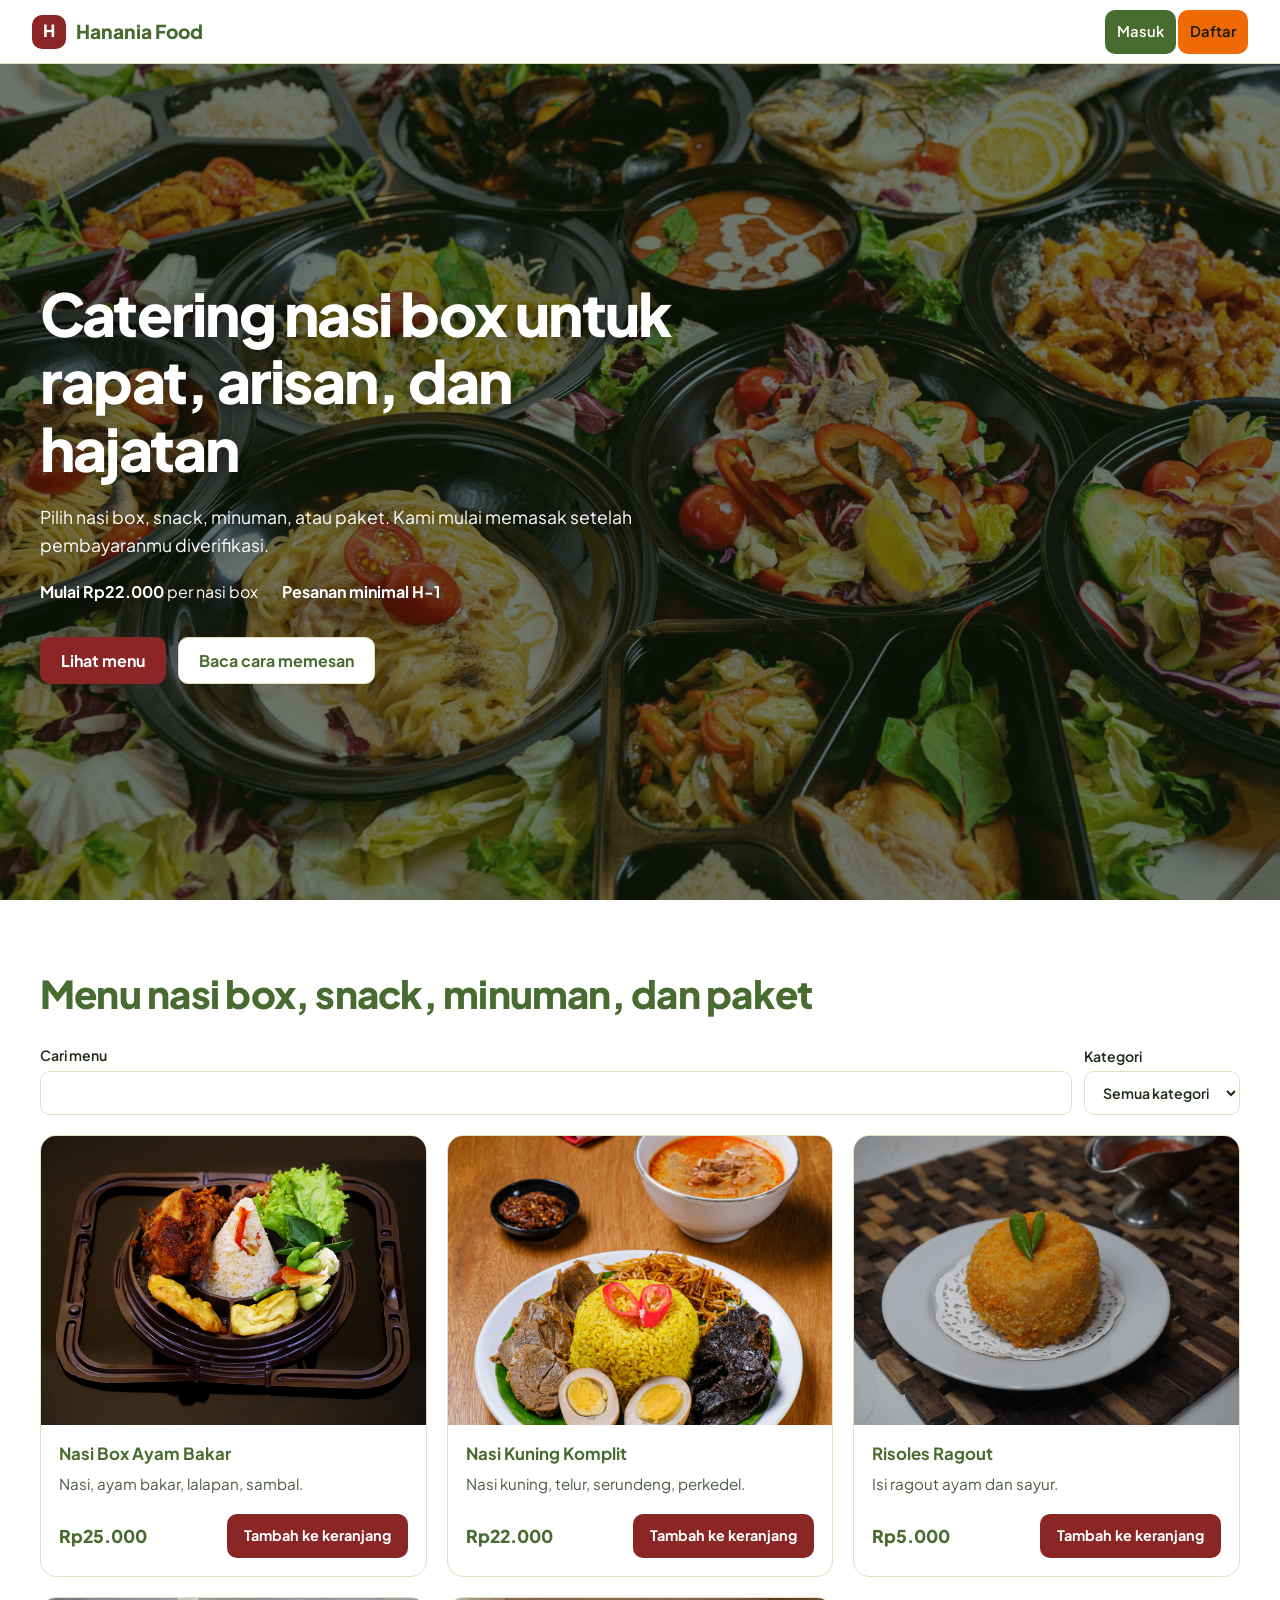
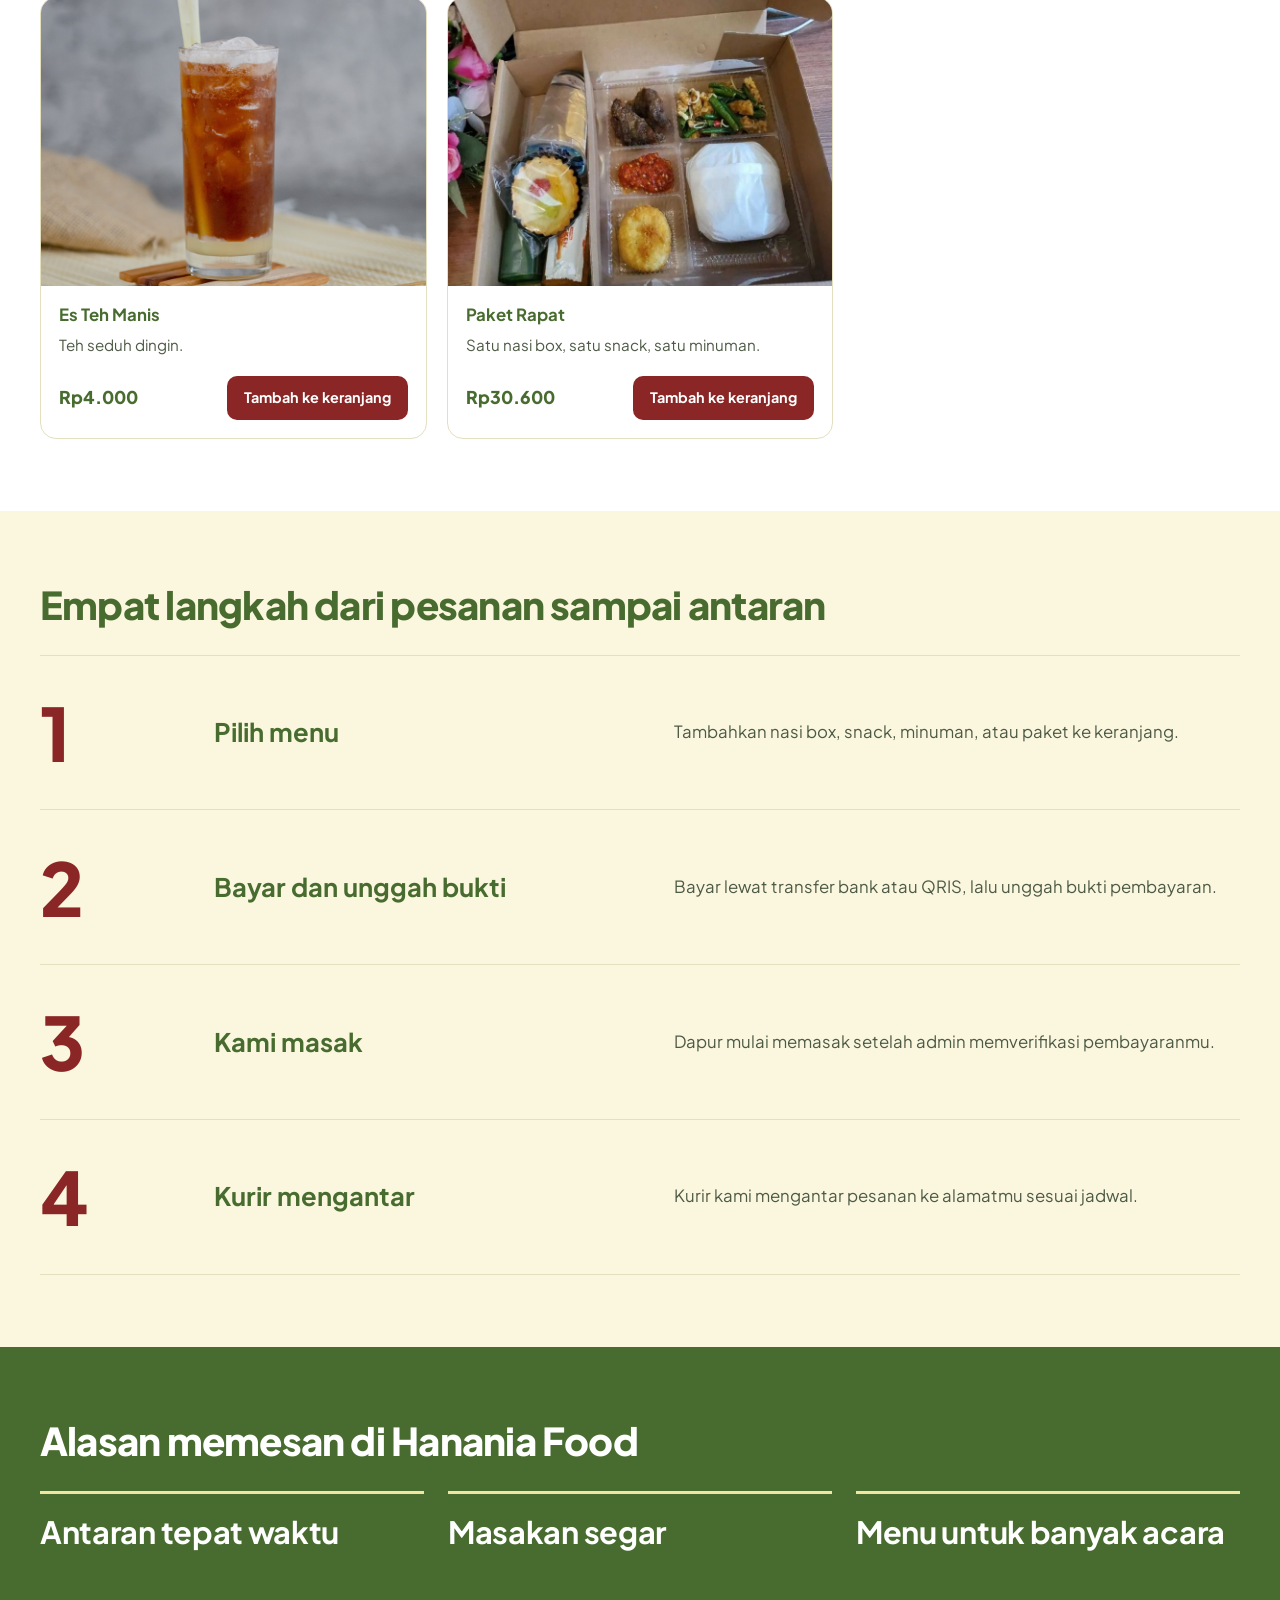
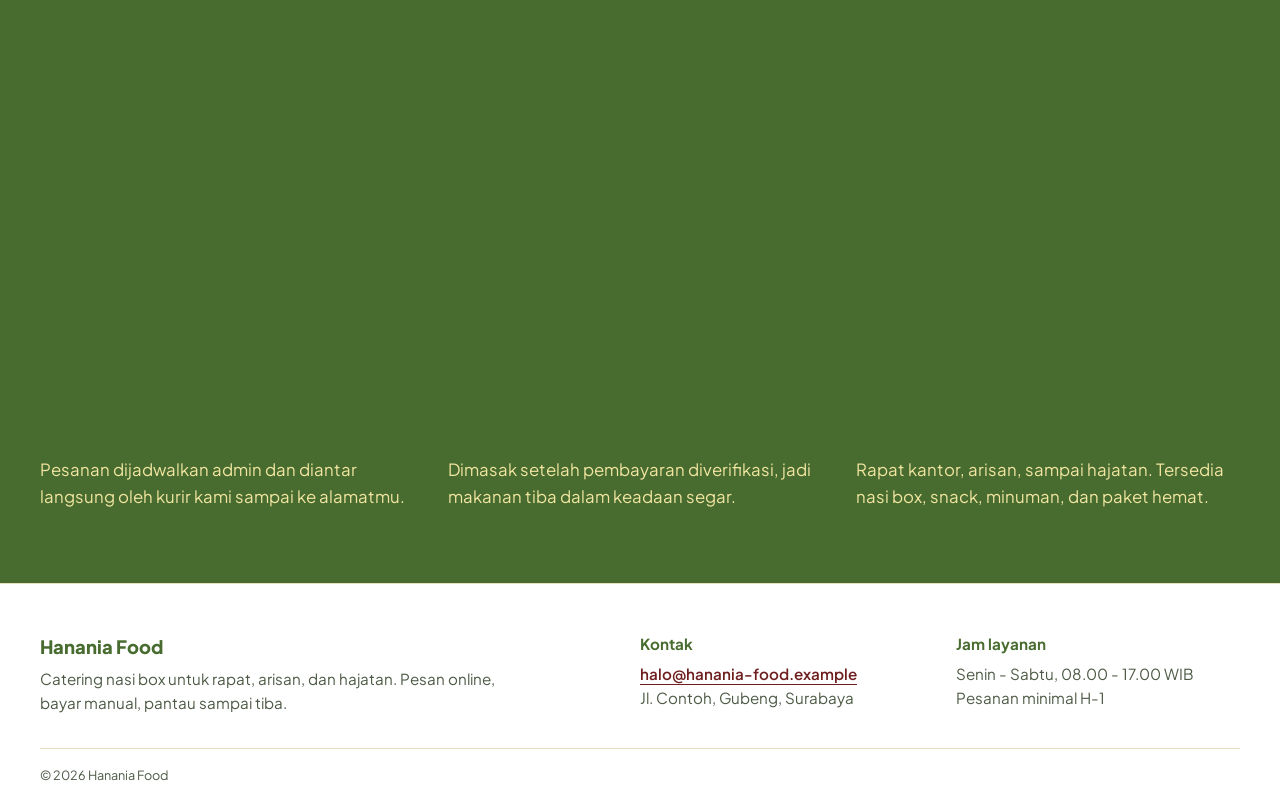
<file: hanania/index.html>
<!DOCTYPE html>
<html lang="id" data-type="service" data-radius="soft" data-buttons="solid">
<head>
  <meta charset="UTF-8">
  <meta name="viewport" content="width=device-width, initial-scale=1.0">
  <title>Hanania Food - Catering nasi box untuk rapat, arisan, dan hajatan</title>
  <meta name="description" content="Pesan nasi box, snack, minuman, dan paket catering untuk rapat, arisan, dan hajatan. Dimasak setelah pembayaran diverifikasi, diantar kurir ke alamatmu.">
  <meta name="page-type" content="service">
  <meta name="site-kind" content="other">
  <meta property="og:type" content="website">
  <meta property="og:title" content="Hanania Food - Catering nasi box untuk rapat, arisan, dan hajatan">
  <meta property="og:description" content="Pilih nasi box, snack, atau paket. Dimasak setelah pembayaran diverifikasi, lalu diantar kurir.">
  <meta property="og:locale" content="id_ID">

  <meta name="theme-color" content="#ffffff">
  <link rel="icon" href="data:image/svg+xml,%3Csvg xmlns='http://www.w3.org/2000/svg' viewBox='0 0 64 64'%3E%3Crect width='64' height='64' rx='14' fill='%238B2626'/%3E%3Ctext x='32' y='45' font-size='38' font-weight='800' text-anchor='middle' fill='white' font-family='Arial,sans-serif'%3EH%3C/text%3E%3C/svg%3E">
  <link rel="preconnect" href="https://fonts.googleapis.com">
  <link rel="preconnect" href="https://fonts.gstatic.com" crossorigin>
  <link rel="stylesheet" href="https://fonts.googleapis.com/css2?family=Plus+Jakarta+Sans:wght@400;500;600;700;800&amp;display=swap">
  <link rel="stylesheet" href="css/style.css">
</head>
<body>

  <a class="skip" href="#utama">Lewati ke isi halaman</a>
  <header>
    <div class="wrap">
      <a class="logo" href="index.html">Hanania Food</a>
      <button type="button" class="menu-btn" aria-expanded="false" aria-controls="nav">Menu</button>
      <nav id="nav" aria-label="Utama"></nav>
    </div>
  </header>
  <main id="utama">
    <section class="hero" data-enter>
      <div class="hero-foto"><img id="foto-hero" src="img//menu/hero-catering.jpeg" alt="Hidangan catering siap diantar" width="1600" height="900" fetchpriority="high"></div>
      <div class="wrap">
        <div class="hero-teks">
          <h1>Catering nasi box untuk rapat, arisan, dan hajatan</h1>
          <p>Pilih nasi box, snack, minuman, atau paket. Kami mulai memasak setelah pembayaranmu diverifikasi.</p>
          <p class="fakta"><span><b>Mulai <span id="harga-mulai">Rp22.000</span></b> per nasi box</span><span><b>Pesanan minimal H-1</b></span></p>
          <div class="aksi-hero">
            <a class="btn" href="#menu">Lihat menu</a>
            <a class="btn out" href="#cara">Baca cara memesan</a>
          </div>
        </div>
      </div>
    </section>

    <section class="seksi" id="menu">
      <div class="wrap">
        <h2>Menu nasi box, snack, minuman, dan paket</h2>
        <div class="bar">
          <label class="cari">Cari menu <input id="cari" type="search" autocomplete="off"></label>
          <label>Kategori
            <select id="kat">
              <option value="">Semua kategori</option>
              <option>Nasi Box</option>
              <option>Snack</option>
              <option>Minuman</option>
              <option>Paket</option>
            </select>
          </label>
        </div>
        <div id="daftar"></div>
      </div>
    </section>

    <section class="seksi" id="cara">
      <div class="wrap">
        <h2>Empat langkah dari pesanan sampai antaran</h2>
        <ol class="langkah">
          <li><span class="no" aria-hidden="true">1</span><h3>Pilih menu</h3><p>Tambahkan nasi box, snack, minuman, atau paket ke keranjang.</p></li>
          <li><span class="no" aria-hidden="true">2</span><h3>Bayar dan unggah bukti</h3><p>Bayar lewat transfer bank atau QRIS, lalu unggah bukti pembayaran.</p></li>
          <li><span class="no" aria-hidden="true">3</span><h3>Kami masak</h3><p>Dapur mulai memasak setelah admin memverifikasi pembayaranmu.</p></li>
          <li><span class="no" aria-hidden="true">4</span><h3>Kurir mengantar</h3><p>Kurir kami mengantar pesanan ke alamatmu sesuai jadwal.</p></li>
        </ol>
      </div>
    </section>

    <section class="seksi" id="alasan">
      <div class="wrap">
        <h2>Alasan memesan di Hanania Food</h2>
        <div class="alasan">
          <article><h3>Antaran tepat waktu</h3><p>Pesanan dijadwalkan admin dan diantar langsung oleh kurir kami sampai ke alamatmu.</p></article>
          <article><h3>Masakan segar</h3><p>Dimasak setelah pembayaran diverifikasi, jadi makanan tiba dalam keadaan segar.</p></article>
          <article><h3>Menu untuk banyak acara</h3><p>Rapat kantor, arisan, sampai hajatan. Tersedia nasi box, snack, minuman, dan paket hemat.</p></article>
        </div>
      </div>
    </section>
  </main>

  <footer>
    <div class="wrap">
      <div class="dalam">
        <div>
          <b class="merek">Hanania Food</b>
          <p>Catering nasi box untuk rapat, arisan, dan hajatan. Pesan online, bayar manual, pantau sampai tiba.</p>
        </div>
        <div>
          <b>Kontak</b>

          <p><a href="mailto:halo@hanania-food.example">halo@hanania-food.example</a><br>Jl. Contoh, Gubeng, Surabaya</p>
        </div>
        <div>
          <b>Jam layanan</b>

          <p><span data-assumed>Senin - Sabtu, 08.00 - 17.00 WIB</span><br>Pesanan minimal H-1</p>
        </div>
      </div>
      <small>&copy; 2026 Hanania Food</small>

    </div>
  </footer>
  <div id="toast" role="status"></div>
  <script src="js/data.js"></script>
  <script src="js/index.js"></script>
</body>
</html>
</file>
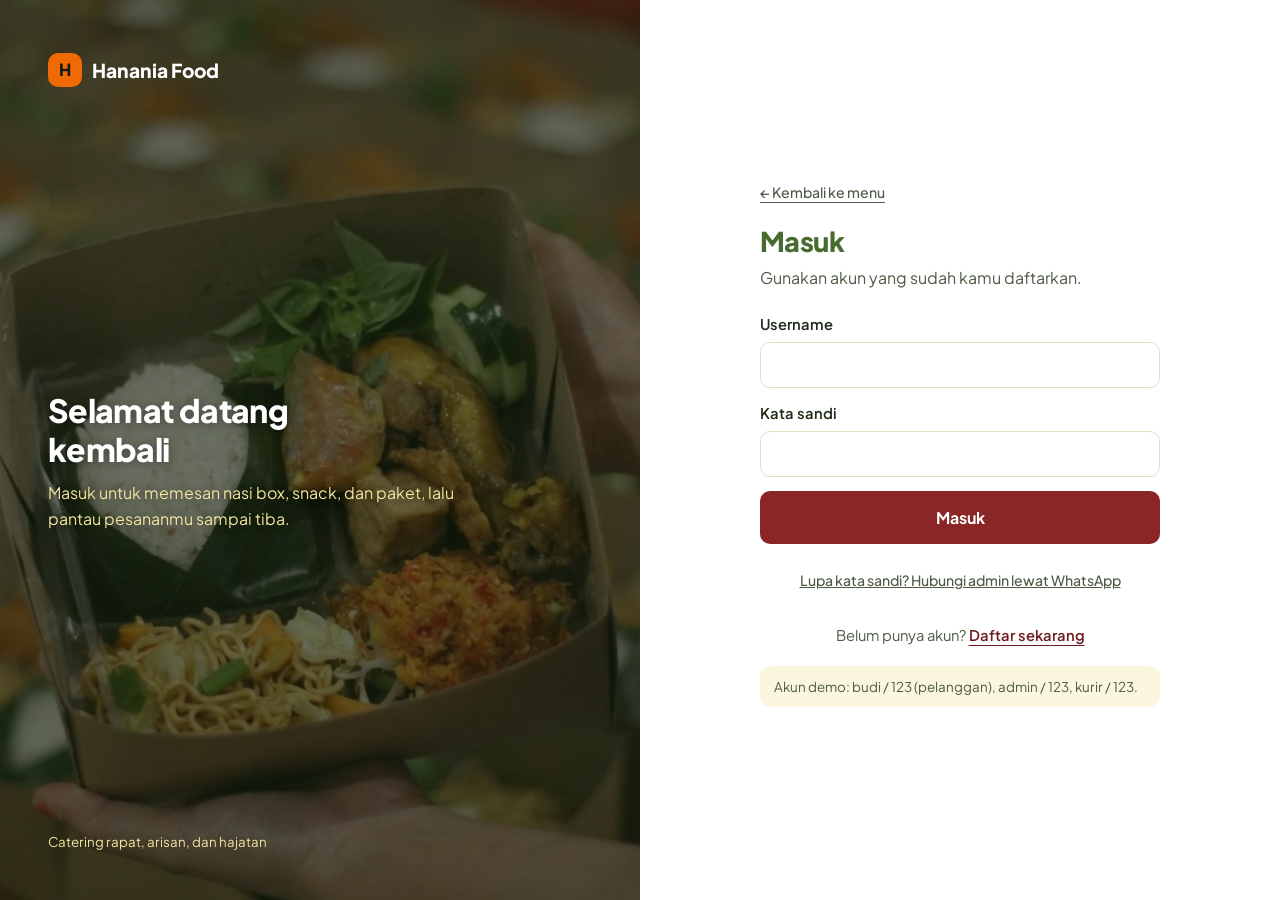
<file: hanania/admin-bayar.html>
<!DOCTYPE html>
<html lang="id" data-type="service" data-radius="soft" data-buttons="solid">
<head>
  <meta charset="UTF-8">
  <meta name="viewport" content="width=device-width, initial-scale=1.0">
  <title>Verifikasi Bayar - Hanania Food</title>
  <meta name="description" content="Verifikasi pembayaran pesanan.">
  <meta name="page-type" content="service">
  <meta name="site-kind" content="other">
  <meta name="robots" content="noindex">
  <meta name="theme-color" content="#ffffff">
  <link rel="icon" href="data:image/svg+xml,%3Csvg xmlns='http://www.w3.org/2000/svg' viewBox='0 0 64 64'%3E%3Crect width='64' height='64' rx='14' fill='%238B2626'/%3E%3Ctext x='32' y='45' font-size='38' font-weight='800' text-anchor='middle' fill='white' font-family='Arial,sans-serif'%3EH%3C/text%3E%3C/svg%3E">
  <link rel="preconnect" href="https://fonts.googleapis.com">
  <link rel="preconnect" href="https://fonts.gstatic.com" crossorigin>
  <link rel="stylesheet" href="https://fonts.googleapis.com/css2?family=Plus+Jakarta+Sans:wght@400;500;600;700;800&amp;display=swap">
  <link rel="stylesheet" href="css/style.css">
</head>
<body>
  <a class="skip" href="#utama">Lewati ke isi halaman</a>
  <header>
    <div class="wrap">
      <a class="logo" href="index.html">Hanania Food</a>
      <button type="button" class="menu-btn" aria-expanded="false" aria-controls="nav">Menu</button>
      <nav id="nav" aria-label="Utama"></nav>
    </div>
  </header>
  <main id="utama">
    <section class="halaman">
      <div class="wrap">
    <h1>Verifikasi pembayaran</h1>
    <div class="box stat" id="stat"></div>
    <div id="daftar"></div>
      </div>
    </section>
  </main>
  <div id="toast" role="status"></div>
  <script src="js/data.js"></script>
  <script src="js/admin-bayar.js"></script>
</body>
</html>
</file>
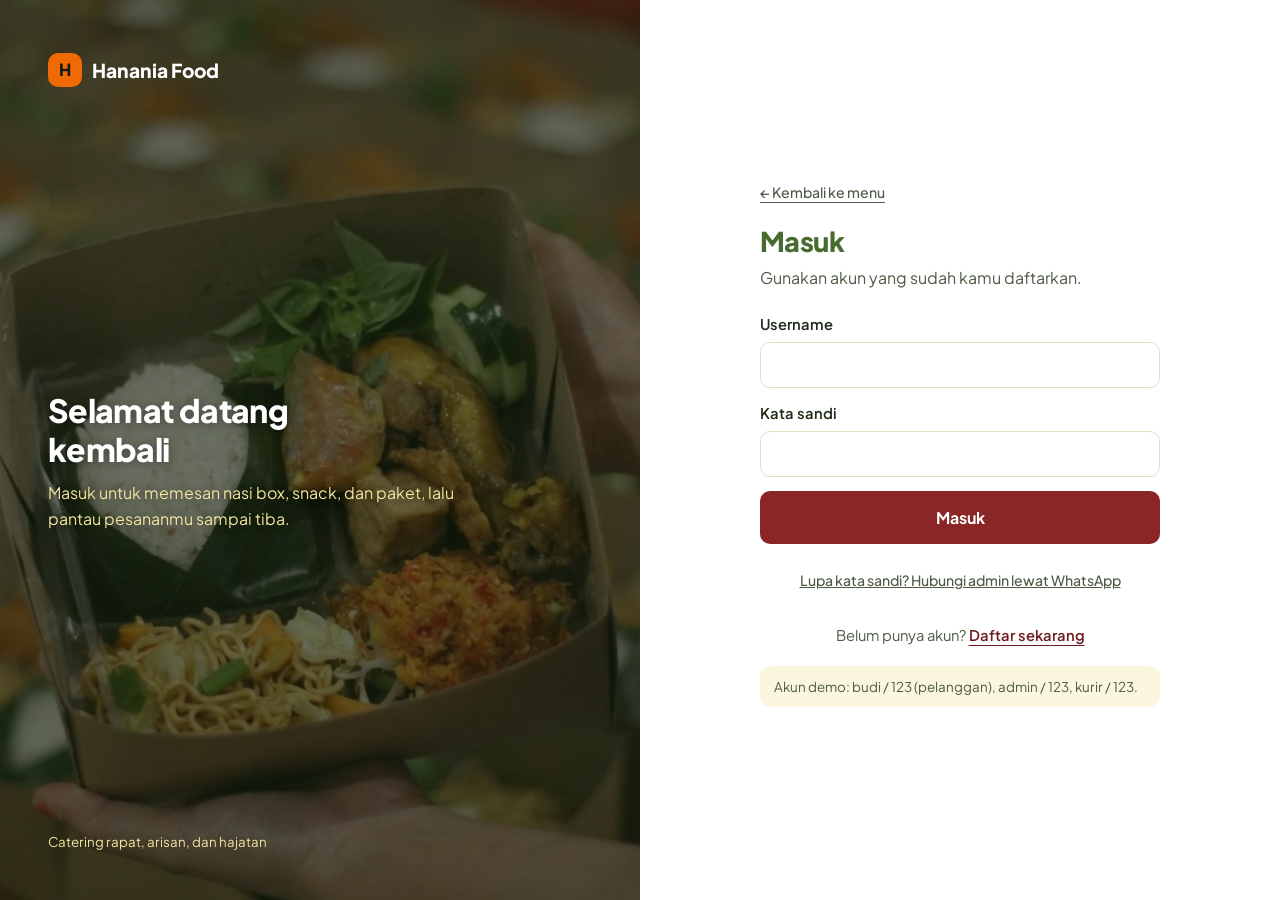
<file: hanania/admin-kirim.html>
<!DOCTYPE html>
<html lang="id" data-type="service" data-radius="soft" data-buttons="solid">
<head>
  <meta charset="UTF-8">
  <meta name="viewport" content="width=device-width, initial-scale=1.0">
  <title>Pengiriman - Hanania Food</title>
  <meta name="description" content="Penjadwalan kurir dan pengiriman.">
  <meta name="page-type" content="service">
  <meta name="site-kind" content="other">
  <meta name="robots" content="noindex">
  <meta name="theme-color" content="#ffffff">
  <link rel="icon" href="data:image/svg+xml,%3Csvg xmlns='http://www.w3.org/2000/svg' viewBox='0 0 64 64'%3E%3Crect width='64' height='64' rx='14' fill='%238B2626'/%3E%3Ctext x='32' y='45' font-size='38' font-weight='800' text-anchor='middle' fill='white' font-family='Arial,sans-serif'%3EH%3C/text%3E%3C/svg%3E">
  <link rel="preconnect" href="https://fonts.googleapis.com">
  <link rel="preconnect" href="https://fonts.gstatic.com" crossorigin>
  <link rel="stylesheet" href="https://fonts.googleapis.com/css2?family=Plus+Jakarta+Sans:wght@400;500;600;700;800&amp;display=swap">
  <link rel="stylesheet" href="css/style.css">
</head>
<body>
  <a class="skip" href="#utama">Lewati ke isi halaman</a>
  <header>
    <div class="wrap">
      <a class="logo" href="index.html">Hanania Food</a>
      <button type="button" class="menu-btn" aria-expanded="false" aria-controls="nav">Menu</button>
      <nav id="nav" aria-label="Utama"></nav>
    </div>
  </header>
  <main id="utama">
    <section class="halaman">
      <div class="wrap">
    <h1>Pengiriman</h1>
    <div class="box stat" id="stat"></div>
    <div id="daftar"></div>
      </div>
    </section>
  </main>
  <div id="toast" role="status"></div>
  <script src="js/data.js"></script>
  <script src="js/admin-kirim.js"></script>
</body>
</html>
</file>
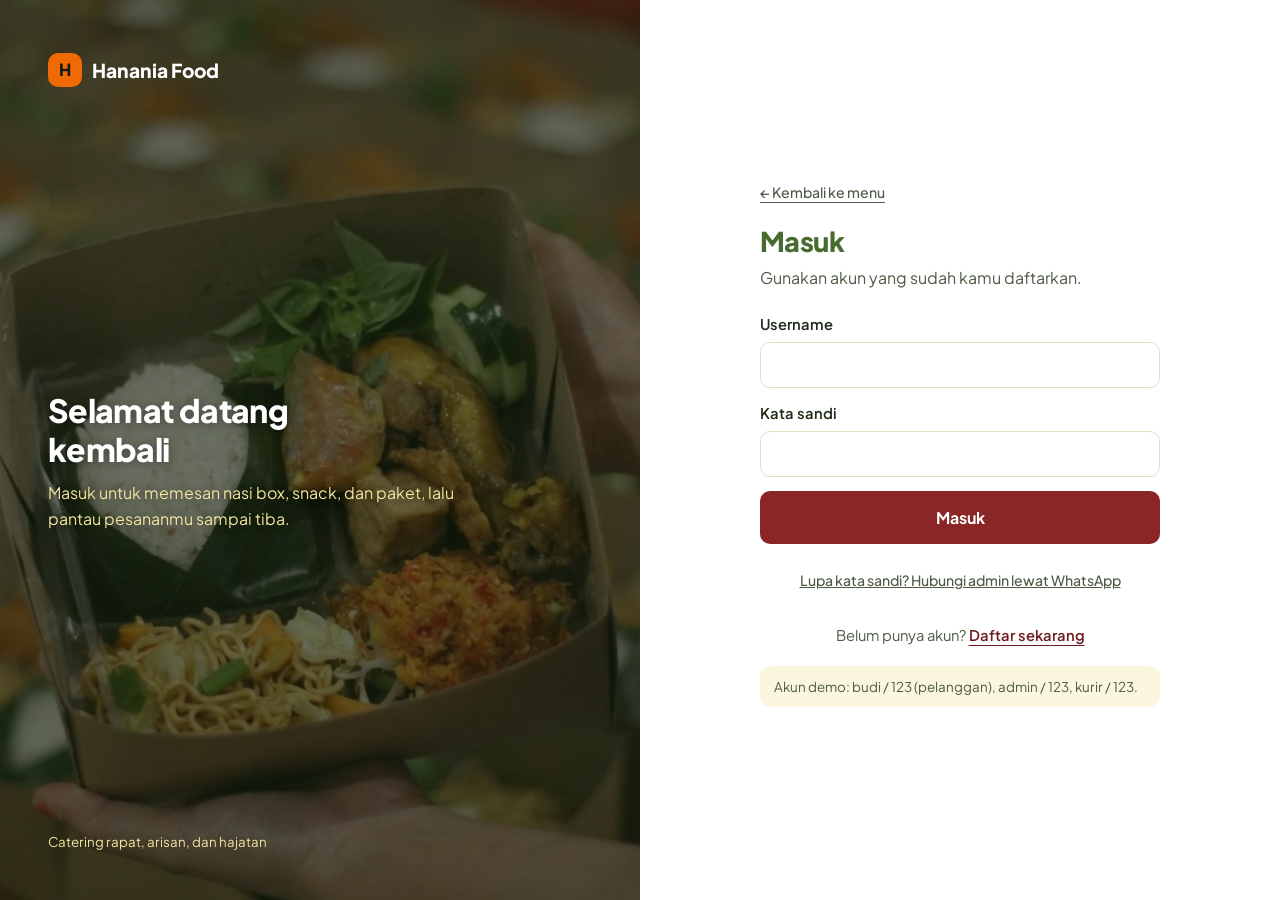
<file: hanania/admin-laporan.html>
<!DOCTYPE html>
<html lang="id" data-type="service" data-radius="soft" data-buttons="solid">
<head>
  <meta charset="UTF-8">
  <meta name="viewport" content="width=device-width, initial-scale=1.0">
  <title>Laporan - Hanania Food</title>
  <meta name="description" content="Laporan penjualan.">
  <meta name="page-type" content="service">
  <meta name="site-kind" content="other">
  <meta name="robots" content="noindex">
  <meta name="theme-color" content="#ffffff">
  <link rel="icon" href="data:image/svg+xml,%3Csvg xmlns='http://www.w3.org/2000/svg' viewBox='0 0 64 64'%3E%3Crect width='64' height='64' rx='14' fill='%238B2626'/%3E%3Ctext x='32' y='45' font-size='38' font-weight='800' text-anchor='middle' fill='white' font-family='Arial,sans-serif'%3EH%3C/text%3E%3C/svg%3E">
  <link rel="preconnect" href="https://fonts.googleapis.com">
  <link rel="preconnect" href="https://fonts.gstatic.com" crossorigin>
  <link rel="stylesheet" href="https://fonts.googleapis.com/css2?family=Plus+Jakarta+Sans:wght@400;500;600;700;800&amp;display=swap">
  <link rel="stylesheet" href="css/style.css">
</head>
<body>
  <a class="skip" href="#utama">Lewati ke isi halaman</a>
  <header>
    <div class="wrap">
      <a class="logo" href="index.html">Hanania Food</a>
      <button type="button" class="menu-btn" aria-expanded="false" aria-controls="nav">Menu</button>
      <nav id="nav" aria-label="Utama"></nav>
    </div>
  </header>
  <main id="utama">
    <section class="halaman">
      <div class="wrap">
    <h1>Laporan penjualan</h1>
    <div class="box stat" id="stat"></div>
    <div class="bar">
      <label>Periode
        <select id="periode">
          <option value="1">Harian</option><option value="7">Mingguan</option><option value="30">Bulanan</option>
        </select>
      </label>
      <button class="out" id="cetak">Cetak laporan</button>
    </div>
    <div id="isi"></div>
      </div>
    </section>
  </main>
  <div id="toast" role="status"></div>
  <script src="js/data.js"></script>
  <script src="js/admin-laporan.js"></script>
</body>
</html>
</file>
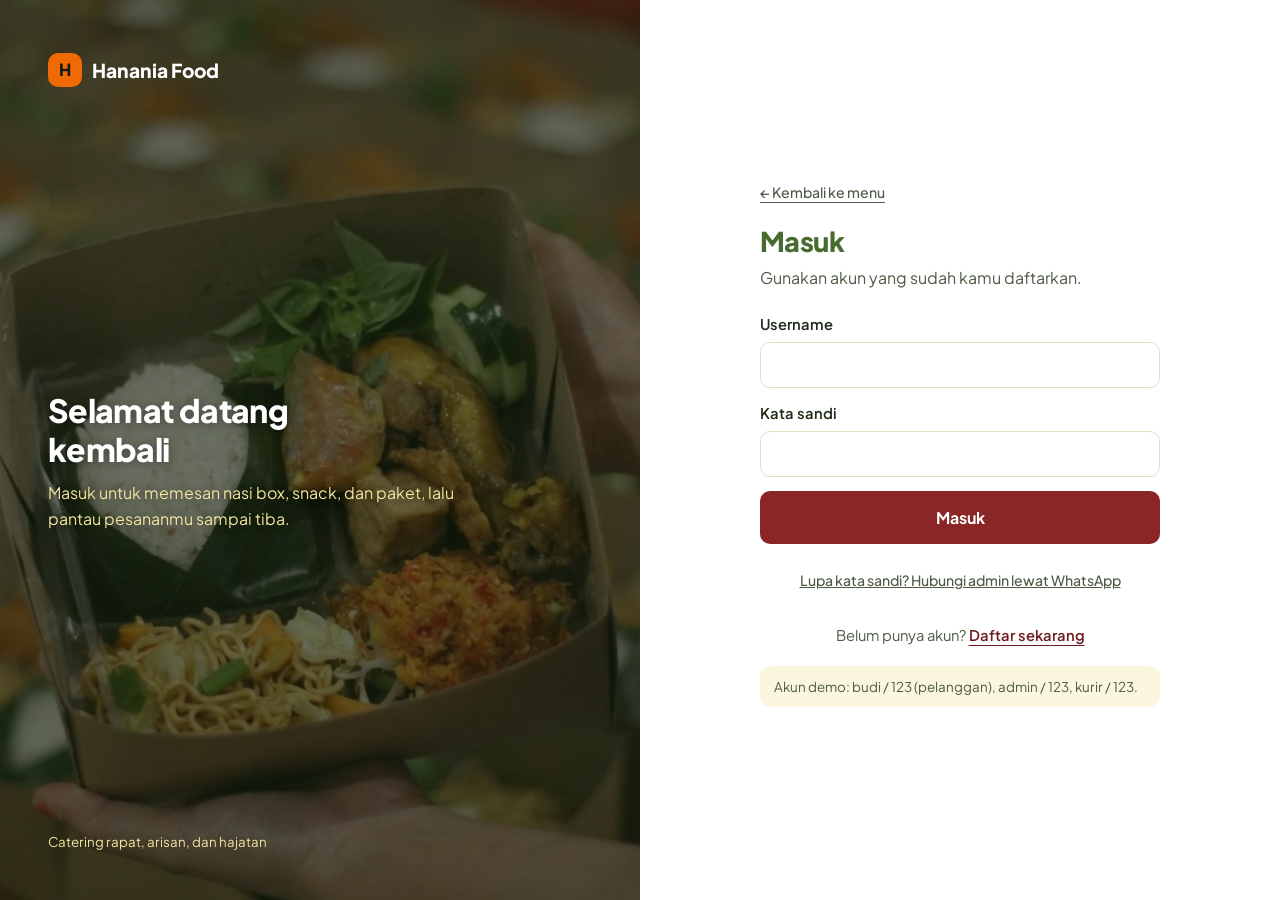
<file: hanania/admin-menu.html>
<!DOCTYPE html>
<html lang="id" data-type="service" data-radius="soft" data-buttons="solid">
<head>
  <meta charset="UTF-8">
  <meta name="viewport" content="width=device-width, initial-scale=1.0">
  <title>Kelola Menu - Hanania Food</title>
  <meta name="description" content="Kelola menu catering.">
  <meta name="page-type" content="service">
  <meta name="site-kind" content="other">
  <meta name="robots" content="noindex">
  <meta name="theme-color" content="#ffffff">
  <link rel="icon" href="data:image/svg+xml,%3Csvg xmlns='http://www.w3.org/2000/svg' viewBox='0 0 64 64'%3E%3Crect width='64' height='64' rx='14' fill='%238B2626'/%3E%3Ctext x='32' y='45' font-size='38' font-weight='800' text-anchor='middle' fill='white' font-family='Arial,sans-serif'%3EH%3C/text%3E%3C/svg%3E">
  <link rel="preconnect" href="https://fonts.googleapis.com">
  <link rel="preconnect" href="https://fonts.gstatic.com" crossorigin>
  <link rel="stylesheet" href="https://fonts.googleapis.com/css2?family=Plus+Jakarta+Sans:wght@400;500;600;700;800&amp;display=swap">
  <link rel="stylesheet" href="css/style.css">
</head>
<body>
  <a class="skip" href="#utama">Lewati ke isi halaman</a>
  <header>
    <div class="wrap">
      <a class="logo" href="index.html">Hanania Food</a>
      <button type="button" class="menu-btn" aria-expanded="false" aria-controls="nav">Menu</button>
      <nav id="nav" aria-label="Utama"></nav>
    </div>
  </header>
  <main id="utama">
    <section class="halaman">
      <div class="wrap">
    <h1>Kelola menu</h1>
    <div class="box stat" id="stat"></div>
    <form class="bar">
      <label class="cari">Nama menu <input id="n" required></label>
      <label>Kategori <select id="k"><option>Nasi Box</option><option>Snack</option><option>Minuman</option></select></label>
      <label>Harga (Rp) <input id="h" type="number" min="1000" required></label>
      <button>Tambah menu</button>
    </form>
    <div class="scroll">
      <table>
        <thead><tr><th>Menu</th><th>Kategori</th><th>Harga</th><th>Status</th><th>Aksi</th></tr></thead>
        <tbody id="isi"></tbody>
      </table>
    </div>
      </div>
    </section>
  </main>
  <div id="toast" role="status"></div>
  <script src="js/data.js"></script>
  <script src="js/admin-menu.js"></script>
</body>
</html>
</file>
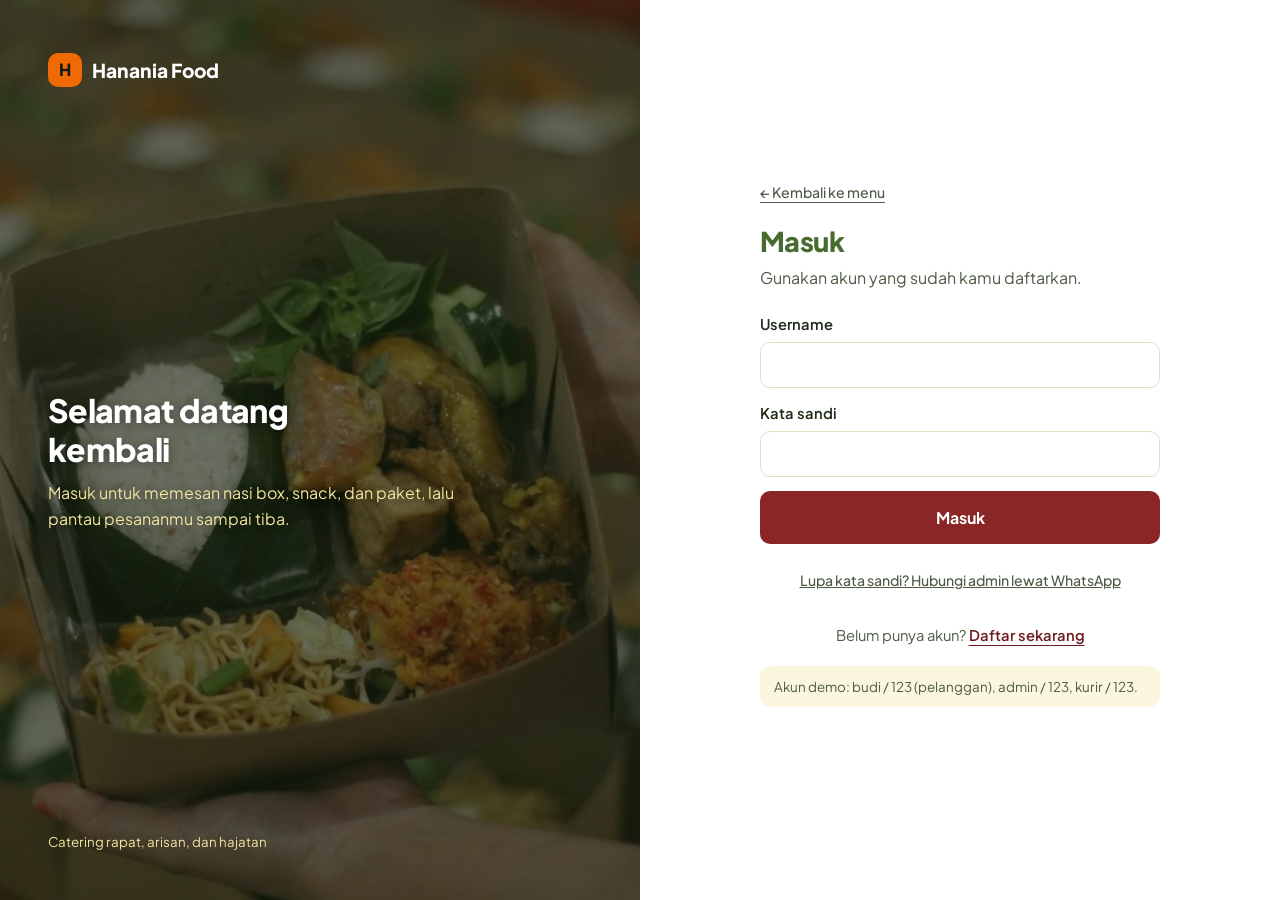
<file: hanania/admin-produksi.html>
<!DOCTYPE html>
<html lang="id" data-type="service" data-radius="soft" data-buttons="solid">
<head>
  <meta charset="UTF-8">
  <meta name="viewport" content="width=device-width, initial-scale=1.0">
  <title>Produksi - Hanania Food</title>
  <meta name="description" content="Antrean produksi pesanan.">
  <meta name="page-type" content="service">
  <meta name="site-kind" content="other">
  <meta name="robots" content="noindex">
  <meta name="theme-color" content="#ffffff">
  <link rel="icon" href="data:image/svg+xml,%3Csvg xmlns='http://www.w3.org/2000/svg' viewBox='0 0 64 64'%3E%3Crect width='64' height='64' rx='14' fill='%238B2626'/%3E%3Ctext x='32' y='45' font-size='38' font-weight='800' text-anchor='middle' fill='white' font-family='Arial,sans-serif'%3EH%3C/text%3E%3C/svg%3E">
  <link rel="preconnect" href="https://fonts.googleapis.com">
  <link rel="preconnect" href="https://fonts.gstatic.com" crossorigin>
  <link rel="stylesheet" href="https://fonts.googleapis.com/css2?family=Plus+Jakarta+Sans:wght@400;500;600;700;800&amp;display=swap">
  <link rel="stylesheet" href="css/style.css">
</head>
<body>
  <a class="skip" href="#utama">Lewati ke isi halaman</a>
  <header>
    <div class="wrap">
      <a class="logo" href="index.html">Hanania Food</a>
      <button type="button" class="menu-btn" aria-expanded="false" aria-controls="nav">Menu</button>
      <nav id="nav" aria-label="Utama"></nav>
    </div>
  </header>
  <main id="utama">
    <section class="halaman">
      <div class="wrap">
    <h1>Produksi dan pengemasan</h1>
    <div class="box stat" id="stat"></div>
    <div id="daftar"></div>
      </div>
    </section>
  </main>
  <div id="toast" role="status"></div>
  <script src="js/data.js"></script>
  <script src="js/admin-produksi.js"></script>
</body>
</html>
</file>
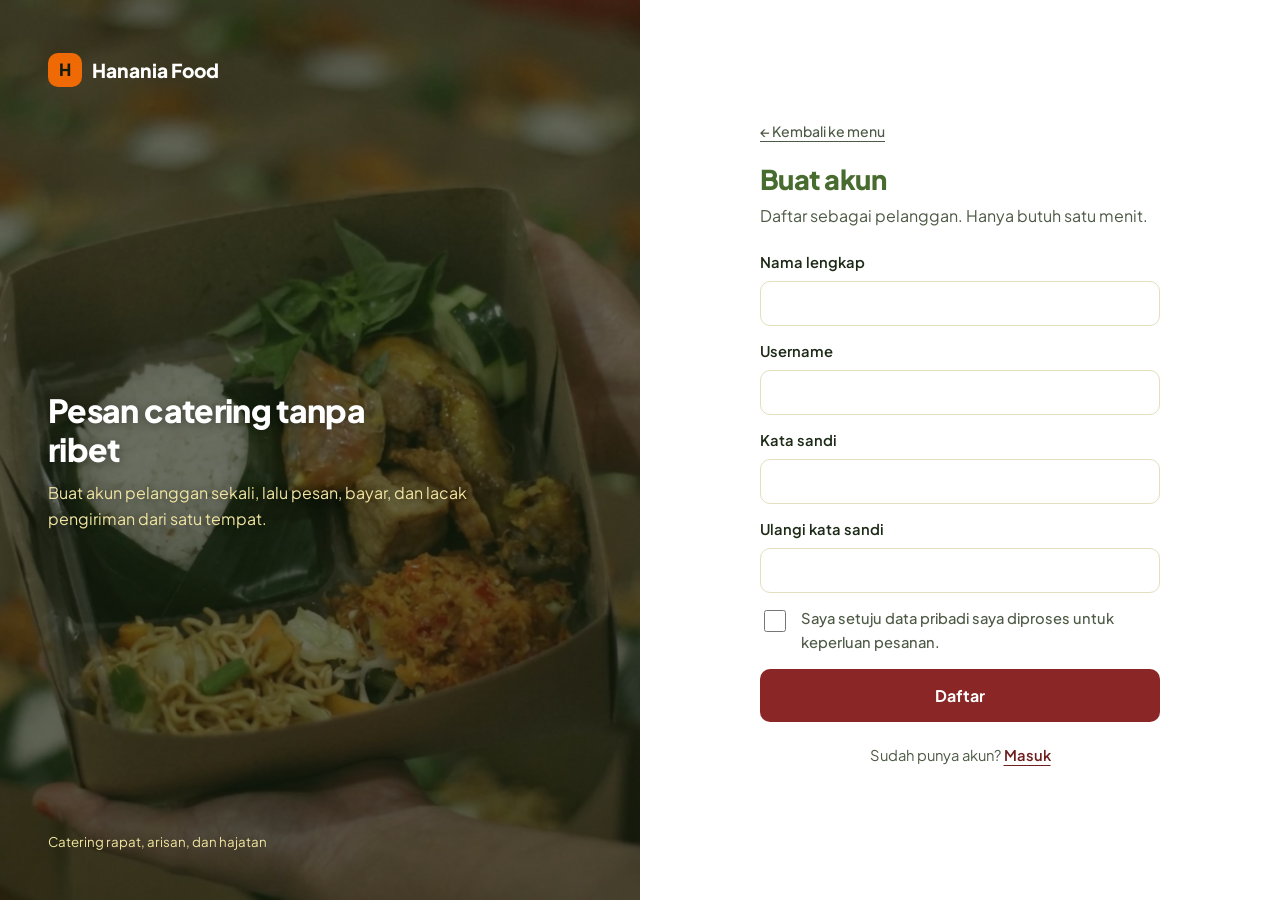
<file: hanania/daftar.html>
<!DOCTYPE html>
<html lang="id">
<head>
  <meta charset="UTF-8">
  <meta name="viewport" content="width=device-width, initial-scale=1.0">
  <title>Daftar - Hanania Food</title>
  <link rel="preconnect" href="https://fonts.googleapis.com">
  <link rel="preconnect" href="https://fonts.gstatic.com" crossorigin>
  <link rel="stylesheet" href="https://fonts.googleapis.com/css2?family=Plus+Jakarta+Sans:wght@400;500;600;700;800&amp;display=swap">
  <link rel="stylesheet" href="css/style.css">
</head>
<body class="auth">
  <aside class="auth-side">
    <div class="hero-foto"><img src="img/menu/login-catering.jpeg" alt="" width="1600" height="900"></div>
    <a class="logo" href="index.html">Hanania Food</a>
    <div>
      <h2>Pesan catering tanpa ribet</h2>
      <p>Buat akun pelanggan sekali, lalu pesan, bayar, dan lacak pengiriman dari satu tempat.</p>
    </div>
    <small>Catering rapat, arisan, dan hajatan</small>
  </aside>
  <main class="auth-main">
    <div class="auth-box">
      <a class="auth-back" href="index.html">&larr; Kembali ke menu</a>
      <h1>Buat akun</h1>
      <p class="sub">Daftar sebagai pelanggan. Hanya butuh satu menit.</p>
      <form class="f">
        <label>Nama lengkap <input id="rn" autocomplete="name" required></label>
        <label>Username <input id="ru" autocomplete="username" minlength="3" required></label>
        <label>Kata sandi <input id="rp" type="password" autocomplete="new-password" minlength="3" required></label>
        <label>Ulangi kata sandi <input id="rp2" type="password" autocomplete="new-password" required></label>
        <label class="cek"><input type="checkbox" required> Saya setuju data pribadi saya diproses untuk keperluan pesanan.</label>
        <button>Daftar</button>
      </form>
      <p class="auth-alt">Sudah punya akun? <a href="login.html">Masuk</a></p>
    </div>
  </main>
  <div id="toast" role="status"></div>
  <script src="js/data.js"></script>
  <script src="js/daftar.js"></script>
</body>
</html>
</file>
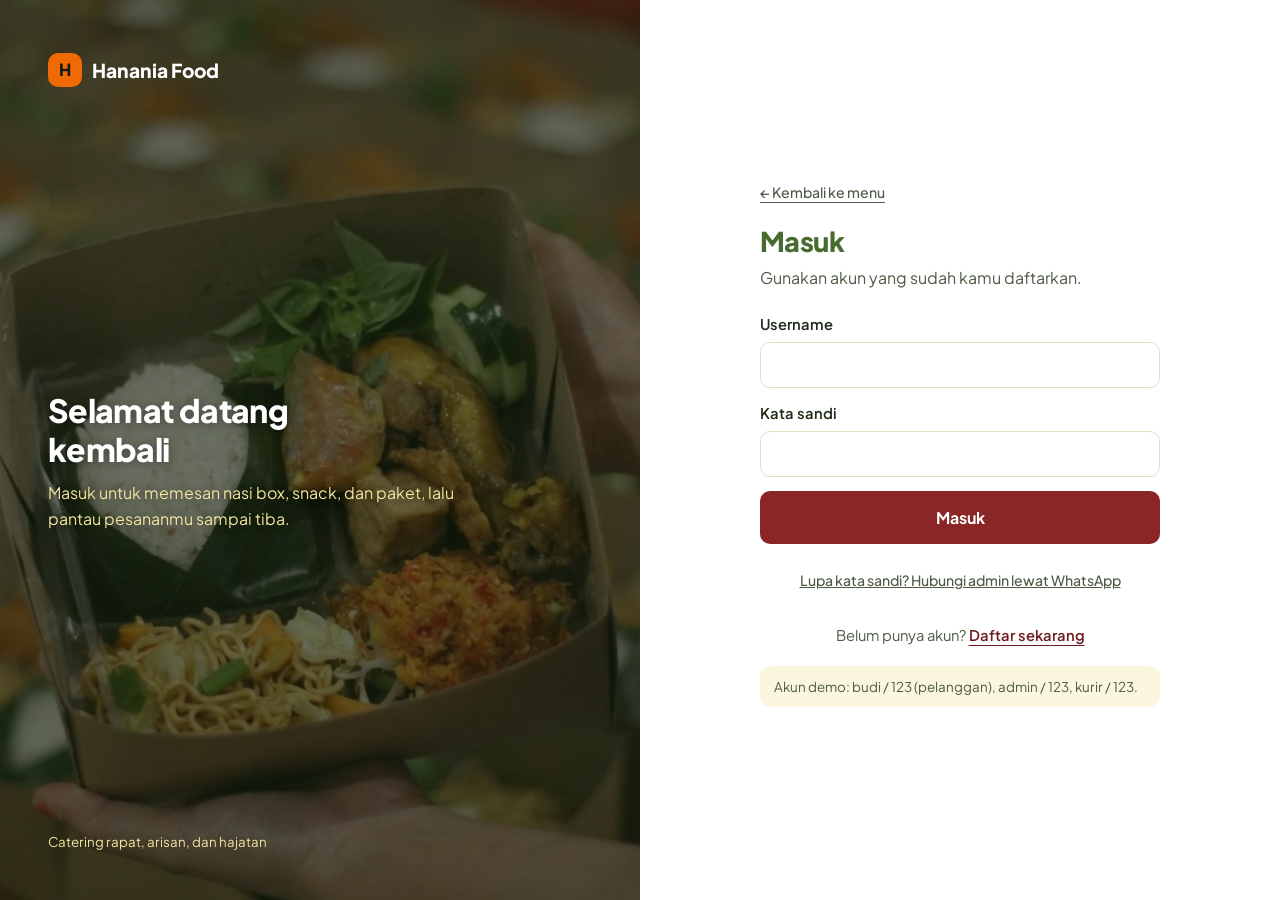
<file: hanania/keranjang.html>
<!DOCTYPE html>
<html lang="id" data-type="service" data-radius="soft" data-buttons="solid">
<head>
  <meta charset="UTF-8">
  <meta name="viewport" content="width=device-width, initial-scale=1.0">
  <title>Keranjang - Hanania Food</title>
  <meta name="description" content="Keranjang belanja Hanania Food.">
  <meta name="page-type" content="service">
  <meta name="site-kind" content="other">
  <meta name="robots" content="noindex">
  <meta name="theme-color" content="#ffffff">
  <link rel="icon" href="data:image/svg+xml,%3Csvg xmlns='http://www.w3.org/2000/svg' viewBox='0 0 64 64'%3E%3Crect width='64' height='64' rx='14' fill='%238B2626'/%3E%3Ctext x='32' y='45' font-size='38' font-weight='800' text-anchor='middle' fill='white' font-family='Arial,sans-serif'%3EH%3C/text%3E%3C/svg%3E">
  <link rel="preconnect" href="https://fonts.googleapis.com">
  <link rel="preconnect" href="https://fonts.gstatic.com" crossorigin>
  <link rel="stylesheet" href="https://fonts.googleapis.com/css2?family=Plus+Jakarta+Sans:wght@400;500;600;700;800&amp;display=swap">
  <link rel="stylesheet" href="css/style.css">
</head>
<body>
  <a class="skip" href="#utama">Lewati ke isi halaman</a>
  <header>
    <div class="wrap">
      <a class="logo" href="index.html">Hanania Food</a>
      <button type="button" class="menu-btn" aria-expanded="false" aria-controls="nav">Menu</button>
      <nav id="nav" aria-label="Utama"></nav>
    </div>
  </header>
  <main id="utama">
    <section class="halaman">
      <div class="wrap">
        <h1>Keranjang</h1>
        <p class="sub">Periksa jumlah pesanan, lalu isi alamat kirim.</p>
        <div class="dua">
          <div id="isi"></div>
          <div class="box" id="checkout">
            <div class="row sp"><b>Total</b><span class="hrg" id="total"></span></div>
            <h2>Alamat dan pembayaran</h2>
            <form class="f">
              <label>Alamat kirim <textarea id="alamat" autocomplete="street-address" required></textarea></label>
              <label>Metode pembayaran
                <select id="metode"><option>Transfer Bank</option><option>QRIS</option></select>
              </label>
              <button>Buat pesanan</button>
            </form>
          </div>
        </div>
      </div>
    </section>
  </main>
  <div id="toast" role="status"></div>
  <script src="js/data.js"></script>
  <script src="js/keranjang.js"></script>
</body>
</html>
</file>
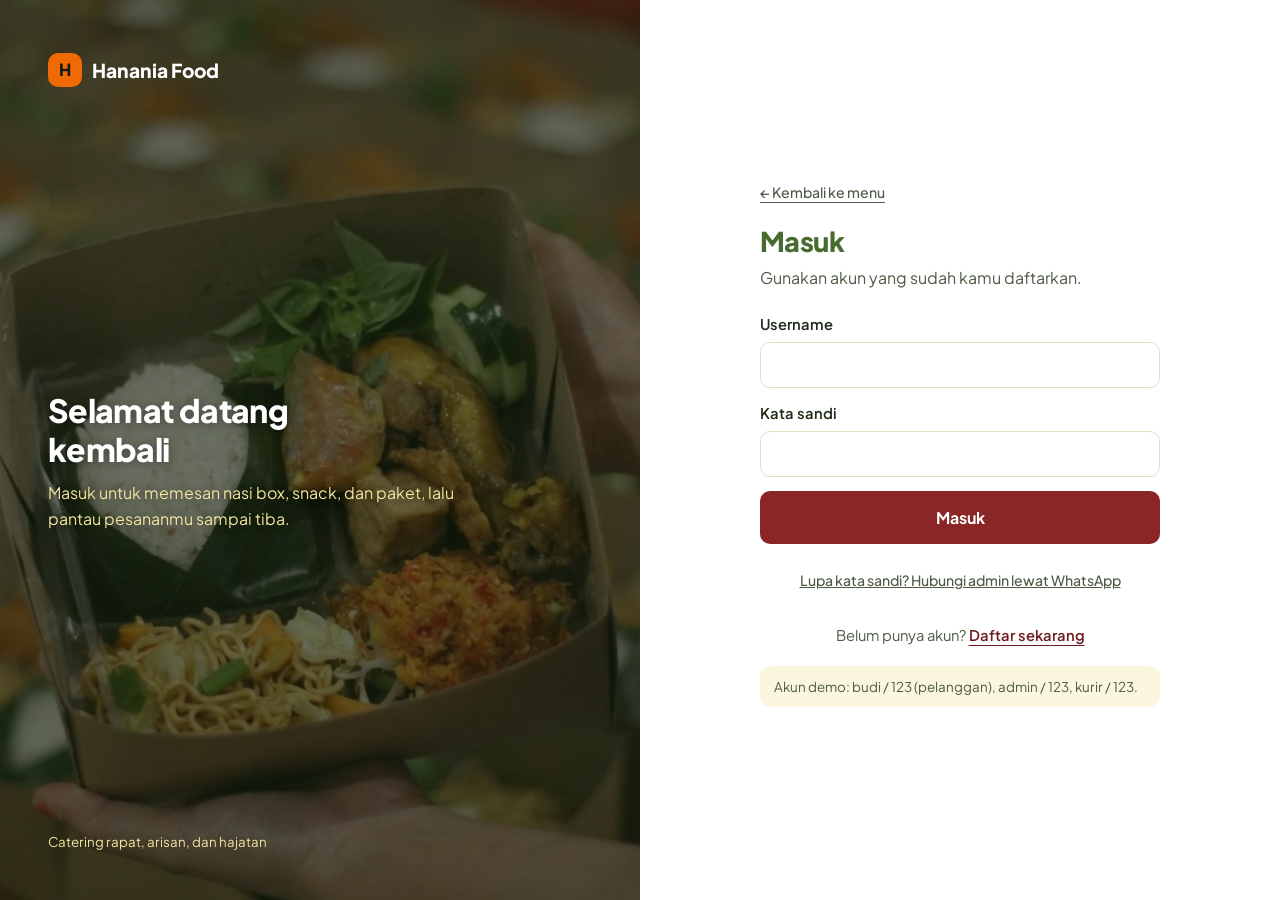
<file: hanania/kurir.html>
<!DOCTYPE html>
<html lang="id" data-type="service" data-radius="soft" data-buttons="solid">
<head>
  <meta charset="UTF-8">
  <meta name="viewport" content="width=device-width, initial-scale=1.0">
  <title>Tugas Antar - Hanania Food</title>
  <meta name="description" content="Daftar tugas antar untuk kurir.">
  <meta name="page-type" content="service">
  <meta name="site-kind" content="other">
  <meta name="robots" content="noindex">
  <meta name="theme-color" content="#ffffff">
  <link rel="icon" href="data:image/svg+xml,%3Csvg xmlns='http://www.w3.org/2000/svg' viewBox='0 0 64 64'%3E%3Crect width='64' height='64' rx='14' fill='%238B2626'/%3E%3Ctext x='32' y='45' font-size='38' font-weight='800' text-anchor='middle' fill='white' font-family='Arial,sans-serif'%3EH%3C/text%3E%3C/svg%3E">
  <link rel="preconnect" href="https://fonts.googleapis.com">
  <link rel="preconnect" href="https://fonts.gstatic.com" crossorigin>
  <link rel="stylesheet" href="https://fonts.googleapis.com/css2?family=Plus+Jakarta+Sans:wght@400;500;600;700;800&amp;display=swap">
  <link rel="stylesheet" href="css/style.css">
</head>
<body>
  <a class="skip" href="#utama">Lewati ke isi halaman</a>
  <header>
    <div class="wrap">
      <a class="logo" href="index.html">Hanania Food</a>
      <button type="button" class="menu-btn" aria-expanded="false" aria-controls="nav">Menu</button>
      <nav id="nav" aria-label="Utama"></nav>
    </div>
  </header>
  <main id="utama">
    <section class="halaman">
      <div class="wrap">
    <h1>Tugas antar</h1>
    <p class="sub" id="info"></p>
    <div id="daftar"></div>
      </div>
    </section>
  </main>
  <div id="toast" role="status"></div>
  <script src="js/data.js"></script>
  <script src="js/kurir.js"></script>
</body>
</html>
</file>
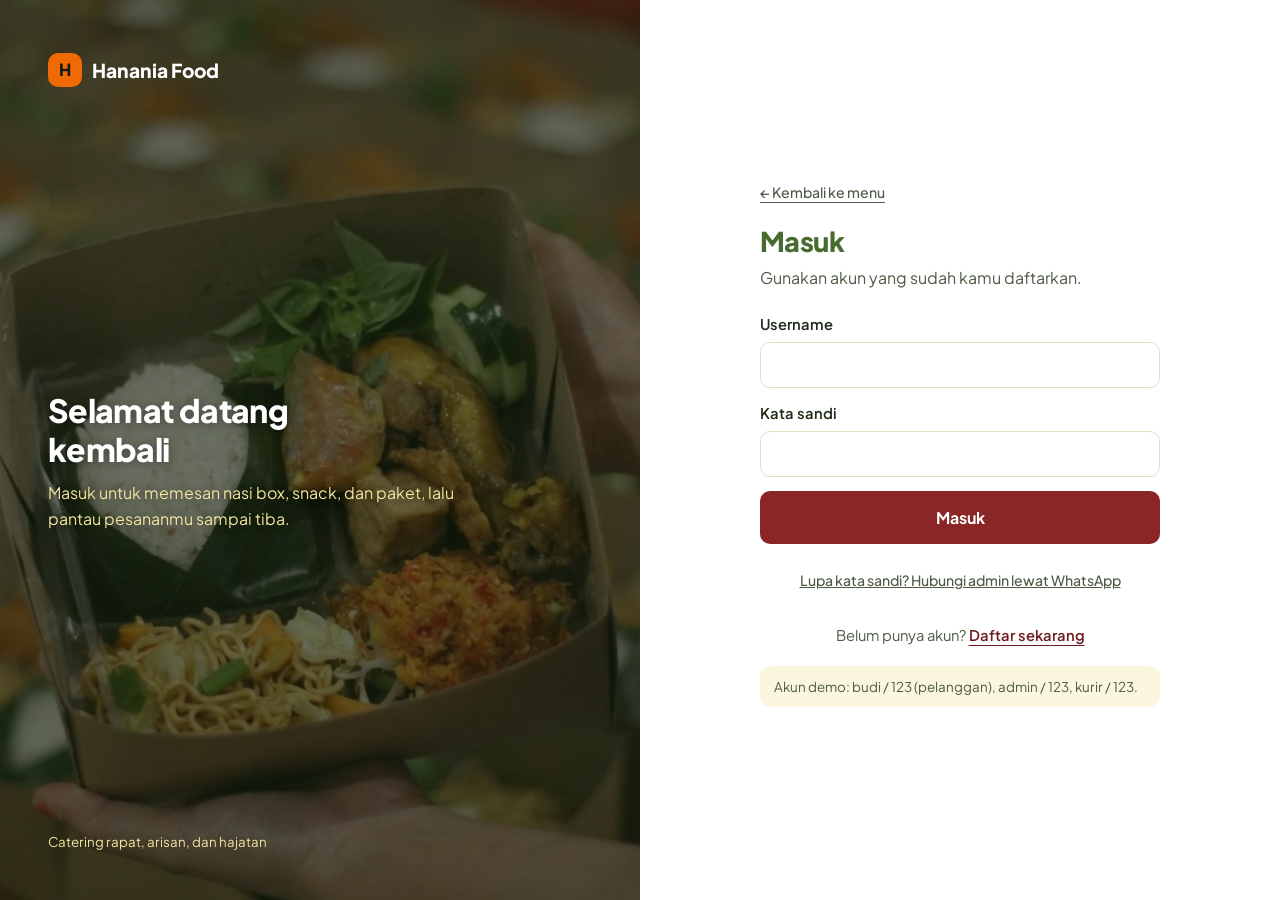
<file: hanania/login.html>
<!DOCTYPE html>
<html lang="id">
<head>
  <meta charset="UTF-8">
  <meta name="viewport" content="width=device-width, initial-scale=1.0">
  <title>Masuk - Hanania Food</title>
  <link rel="preconnect" href="https://fonts.googleapis.com">
  <link rel="preconnect" href="https://fonts.gstatic.com" crossorigin>
  <link rel="stylesheet" href="https://fonts.googleapis.com/css2?family=Plus+Jakarta+Sans:wght@400;500;600;700;800&amp;display=swap">
  <link rel="stylesheet" href="css/style.css">
</head>
<body class="auth">
  <aside class="auth-side">
    <div class="hero-foto"><img src="img/menu/login-catering.jpeg" alt="" width="1600" height="900"></div>
    <a class="logo" href="index.html">Hanania Food</a>
    <div>
      <h2>Selamat datang kembali</h2>
      <p>Masuk untuk memesan nasi box, snack, dan paket, lalu pantau pesananmu sampai tiba.</p>
    </div>
    <small>Catering rapat, arisan, dan hajatan</small>
  </aside>
  <main class="auth-main">
    <div class="auth-box">
      <a class="auth-back" href="index.html">&larr; Kembali ke menu</a>
      <h1>Masuk</h1>
      <p class="sub">Gunakan akun yang sudah kamu daftarkan.</p>
      <form class="f">
        <label>Username <input id="lu" autocomplete="username" required></label>
        <label>Kata sandi <input id="lp" type="password" autocomplete="current-password" required></label>
        <button>Masuk</button>
        <button type="button" class="tautan">Lupa kata sandi? Hubungi admin lewat WhatsApp</button>
      </form>
      <p class="auth-alt">Belum punya akun? <a href="daftar.html">Daftar sekarang</a></p>
      <p class="demo">Akun demo: budi / 123 (pelanggan), admin / 123, kurir / 123.</p>
    </div>
  </main>
  <div id="toast" role="status"></div>
  <script src="js/data.js"></script>
  <script src="js/login.js"></script>
</body>
</html>
</file>
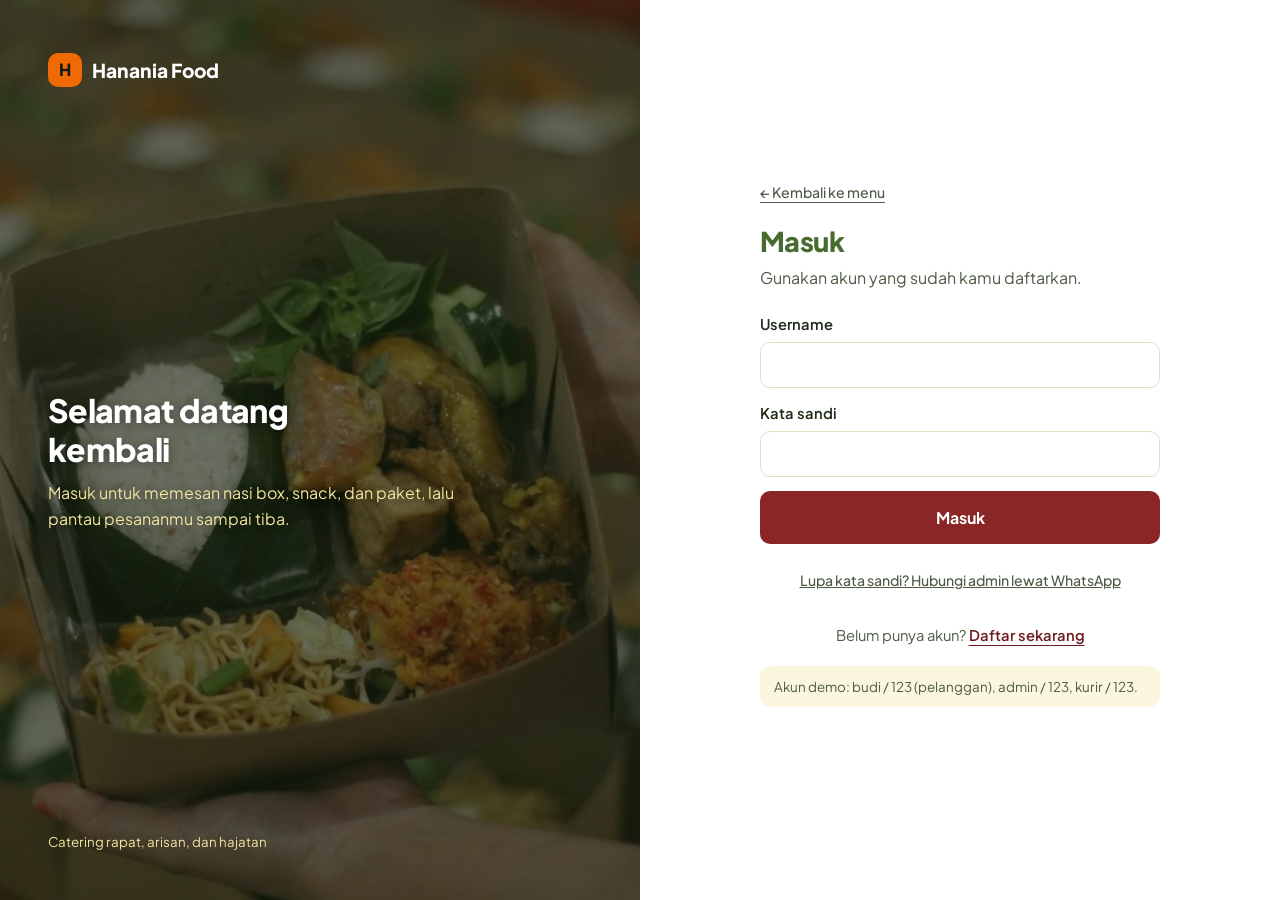
<file: hanania/pesanan.html>
<!DOCTYPE html>
<html lang="id" data-type="service" data-radius="soft" data-buttons="solid">
<head>
  <meta charset="UTF-8">
  <meta name="viewport" content="width=device-width, initial-scale=1.0">
  <title>Pesanan Saya - Hanania Food</title>
  <meta name="description" content="Status pembayaran dan pengiriman pesananmu.">
  <meta name="page-type" content="service">
  <meta name="site-kind" content="other">
  <meta name="robots" content="noindex">
  <meta name="theme-color" content="#ffffff">
  <link rel="icon" href="data:image/svg+xml,%3Csvg xmlns='http://www.w3.org/2000/svg' viewBox='0 0 64 64'%3E%3Crect width='64' height='64' rx='14' fill='%238B2626'/%3E%3Ctext x='32' y='45' font-size='38' font-weight='800' text-anchor='middle' fill='white' font-family='Arial,sans-serif'%3EH%3C/text%3E%3C/svg%3E">
  <link rel="preconnect" href="https://fonts.googleapis.com">
  <link rel="preconnect" href="https://fonts.gstatic.com" crossorigin>
  <link rel="stylesheet" href="https://fonts.googleapis.com/css2?family=Plus+Jakarta+Sans:wght@400;500;600;700;800&amp;display=swap">
  <link rel="stylesheet" href="css/style.css">
</head>
<body>
  <a class="skip" href="#utama">Lewati ke isi halaman</a>
  <header>
    <div class="wrap">
      <a class="logo" href="index.html">Hanania Food</a>
      <button type="button" class="menu-btn" aria-expanded="false" aria-controls="nav">Menu</button>
      <nav id="nav" aria-label="Utama"></nav>
    </div>
  </header>
  <main id="utama">
    <section class="halaman">
      <div class="wrap">
    <h1>Pesanan saya</h1>
    <p class="sub">Pantau status pembayaran dan pengiriman.</p>
    <div id="daftar"></div>
      </div>
    </section>
  </main>
  <div id="toast" role="status"></div>
  <script src="js/data.js"></script>
  <script src="js/pesanan.js"></script>
</body>
</html>
</file>
<file: hanania/css/style.css>
:root{

  --tinta:#486C2F; --tinta-2:#3a5826;
  --jingga:#8B2626; --jingga-gelap:#6e1e1e; --kunyit:#EF6905; --terra:#8B2626; --spice:#8B2626; --spice-gelap:#6e1e1e; --jingga-muda:#F1E5A1;
  --latar:#FBF7DF; --putih:#FFFFFF; --teks:#1d2a17; --teks-gelap:#121c0d; --abu:#4d5a45; --garis:#e4dfbf;
  --merah:#8B2626; --hijau:#486C2F; --hijau-muda:#e3ecd9;
  --font:"Plus Jakarta Sans",system-ui,Arial,sans-serif;
  --r:16px; --r-s:10px;
  --pad:clamp(18px,4vw,32px); --maks:1200px; --tinggi-header:64px;
}
*{box-sizing:border-box}
html{scroll-behavior:smooth;scroll-padding-top:calc(var(--tinggi-header) + 8px)}
body{margin:0;font-family:var(--font);background:var(--latar);color:var(--teks);line-height:1.6;font-size:16px}
body.menu-buka{overflow:hidden}
h1,h2,h3,.logo{font-family:var(--font);color:var(--tinta)}
h1{font-size:2rem;font-weight:800;line-height:1.15;letter-spacing:-.02em;margin:0 0 8px}
h2{font-size:1.25rem;font-weight:700;margin:26px 0 10px}
h3{font-size:1.05rem;font-weight:700;margin:0}
.sub{color:var(--abu);margin:0 0 22px;max-width:60ch}
a{color:var(--jingga-gelap);font-weight:600}
.wrap{width:min(100% - 2 * var(--pad), var(--maks));margin-inline:auto}

main p a,.kosong a,.auth-box a,footer a{text-decoration:underline;text-decoration-thickness:1px;text-underline-offset:4px;background:linear-gradient(currentColor,currentColor) 0 100%/0 2px no-repeat;transition:background-size .2s}
main p a:hover,.kosong a:hover,.auth-box a:hover,footer a:hover{background-size:100% 2px}

:focus-visible{outline:3px solid var(--tinta);outline-offset:2px}
.skip{position:absolute;left:var(--pad);top:-120px;z-index:30;background:var(--tinta);color:#fff;padding:12px 18px;border-radius:var(--r-s);text-decoration:none}
.skip:focus{top:8px;outline-color:var(--jingga-muda)}
.sr{position:absolute;width:1px;height:1px;overflow:hidden;clip:rect(0 0 0 0);white-space:nowrap}

header{background:var(--putih);border-bottom:1px solid var(--garis);position:sticky;top:0;z-index:5;height:var(--tinggi-header)}
header .wrap{width:100%;margin-inline:0;padding-inline:var(--pad);height:100%;display:flex;align-items:center;justify-content:space-between;gap:16px}
.logo{font-weight:800;font-size:1.2rem;text-decoration:none;display:flex;align-items:center;gap:10px;min-height:44px;white-space:nowrap}
.logo::before{content:"H";display:grid;place-items:center;width:34px;height:34px;border-radius:var(--r-s);background:var(--spice);color:#fff;font-size:1.05rem}
nav{display:flex;gap:2px;align-items:center}
nav a,nav button.nav-keluar{color:var(--teks);text-decoration:none;padding:0 12px;min-height:44px;display:inline-flex;align-items:center;border-radius:var(--r-s);font-size:.92rem;font-weight:600;background:transparent;border:0;position:relative;transform:none}
nav a::after{content:"";position:absolute;left:12px;right:12px;bottom:6px;height:2px;background:currentColor;transform:scaleX(0);transform-origin:left;transition:transform .2s}
nav a:hover::after{transform:scaleX(1)}
nav a:hover,nav button.nav-keluar:hover{background:var(--latar);color:var(--teks)}
nav a.on{background:var(--tinta);color:#fff}
nav a.on::after{display:none}
nav a.masuk{background:var(--tinta);color:#fff}
nav a.masuk:hover{background:var(--tinta-2);color:#fff}
nav a.daftar{background:var(--kunyit);color:var(--teks-gelap)}
nav a.daftar:hover{background:#ff7f24;color:var(--teks-gelap)}
nav a.masuk::after,nav a.daftar::after{display:none}
nav a .ikon{position:relative;display:inline-flex;margin-right:10px}
.badge{position:absolute;top:-10px;left:-10px;min-width:20px;height:20px;padding:0 5px;border-radius:99px;background:var(--kunyit);color:var(--teks-gelap);font-size:.75rem;font-weight:800;line-height:1;display:grid;place-items:center;border:2px solid #fff}
.badge[hidden]{display:none}
.menu-btn{display:none;background:var(--putih);color:var(--tinta);border:1.5px solid var(--garis)}
.menu-btn:hover{background:var(--latar)}

button,.btn{font:inherit;font-weight:700;min-height:44px;border:1.5px solid transparent;border-radius:var(--r-s);padding:10px 20px;background:var(--jingga);color:#fff;cursor:pointer;text-decoration:none;display:inline-flex;align-items:center;justify-content:center;gap:8px;transition:background .15s,transform .1s,border-color .15s}
button:hover,.btn:hover{background:var(--jingga-gelap);transform:translateY(-1px)}
button:active,.btn:active{transform:translateY(1px) scale(.98)}
button.alt{background:var(--jingga)}
button.alt:hover{background:var(--jingga-gelap)}
button.out,.btn.out{background:var(--putih);color:var(--tinta);border-color:var(--garis)}
button.out:hover,.btn.out:hover{background:var(--latar);border-color:var(--tinta)}
button.bahaya{background:var(--putih);color:var(--merah);border-color:#e8b9b4}
button.bahaya:hover{background:#fbeceb;border-color:var(--merah)}
button.kecil{padding:8px 16px;font-size:.9rem}

.bar{display:flex;flex-wrap:wrap;gap:12px;margin-bottom:20px;align-items:end}
.bar label{display:grid;gap:4px;font-weight:600;font-size:.88rem}
.bar label.cari{flex:1;min-width:200px}
input,select,textarea{font:inherit;padding:10px 14px;min-height:44px;border:1.5px solid var(--garis);border-radius:var(--r-s);background:#fff;min-width:0;color:var(--teks)}
textarea{min-height:96px}
input:focus,select:focus,textarea:focus{border-color:var(--tinta);outline:0;box-shadow:0 0 0 3px var(--jingga-muda)}
input[type=checkbox]{width:22px;min-height:22px;height:22px;flex:none;accent-color:var(--jingga)}
form.f{display:grid;gap:14px;max-width:420px}
form.f label{font-weight:600;font-size:.92rem;display:grid;gap:6px}
form.f label.cek{display:flex;gap:12px;align-items:flex-start;font-weight:500;color:var(--abu);min-height:44px}

.seksi{min-height:calc(100svh - var(--tinggi-header));padding-block:72px;display:grid}
.seksi>.wrap{display:flex;flex-direction:column}
.seksi h2{font-size:clamp(1.7rem,3vw,2.4rem);font-weight:800;letter-spacing:-.02em;line-height:1.15;margin:0 0 28px}
#menu{background:var(--putih)}
#cara{background:var(--latar)}

.hero{position:relative;isolation:isolate;background:var(--tinta);color:#fff;min-height:calc(100svh - var(--tinggi-header));padding-block:64px;display:grid;align-items:center}
.hero::before{content:"";position:absolute;inset:0;z-index:-1;background:rgba(18,30,13,.6)}
.hero .wrap{position:relative}
.hero-teks{max-width:640px}
.hero h1{color:#fff;font-size:clamp(2.2rem,4.6vw,3.7rem);letter-spacing:-.03em;max-width:16ch;margin:0 0 20px;text-shadow:0 2px 16px rgba(0,0,0,.35)}
.hero p{margin:0 0 20px;max-width:46ch;font-size:1.1rem;color:#fff;text-shadow:0 1px 10px rgba(0,0,0,.35)}
.hero .fakta{display:flex;flex-wrap:wrap;gap:6px 24px;font-size:1rem;margin:0 0 32px;color:#fff}
.hero .fakta b{color:#fff}
.hero .aksi-hero{display:flex;flex-wrap:wrap;gap:12px}
.hero-foto{position:absolute;inset:0;z-index:-2;overflow:hidden}
.hero-foto img{width:100%;height:100%;object-fit:cover;display:block}

.hero.tanpa-foto{background:var(--jingga-muda);color:var(--teks)}
.hero.tanpa-foto::before,.hero.tanpa-foto .hero-foto{display:none}
.hero.tanpa-foto h1,.hero.tanpa-foto .fakta,.hero.tanpa-foto .fakta b{color:var(--tinta);text-shadow:none}
.hero.tanpa-foto p{color:var(--teks);text-shadow:none}
.hero.tanpa-foto h1{max-width:20ch}

@keyframes masuk{from{opacity:0;transform:translateY(14px)}to{opacity:1;transform:none}}
[data-enter] .hero-teks>*{animation:masuk .6s cubic-bezier(.2,.7,.2,1) both}
[data-enter] .hero-teks>:nth-child(2){animation-delay:.08s}
[data-enter] .hero-teks>:nth-child(3){animation-delay:.16s}
[data-enter] .hero-teks>:nth-child(4){animation-delay:.24s}
@keyframes muncul{from{opacity:0}to{opacity:1}}
[data-enter] .hero-foto{animation:muncul .8s ease both}

.langkah{list-style:none;margin:0;padding:0;flex:1;display:flex;flex-direction:column;border-bottom:1px solid var(--garis)}
.langkah li{flex:1;display:grid;grid-template-columns:clamp(70px,12vw,150px) minmax(0,1fr) minmax(0,1.3fr);gap:24px;align-items:center;border-top:1px solid var(--garis);padding-block:20px}
.langkah .no{font-size:clamp(2.6rem,6vw,4.6rem);font-weight:800;line-height:1;color:var(--jingga);letter-spacing:-.03em}
.langkah h3{font-size:clamp(1.2rem,2vw,1.6rem);color:var(--tinta)}
.langkah p{margin:0;color:var(--abu);font-size:1.05rem;max-width:46ch}

#alasan{background:var(--tinta);color:var(--jingga-muda)}
#alasan h2{color:#fff}
#alasan :focus-visible{outline-color:#fff}
.alasan{flex:1;display:grid;grid-template-columns:repeat(3,1fr);gap:24px}
.alasan article{display:flex;flex-direction:column;justify-content:space-between;gap:24px;border-top:3px solid var(--jingga-muda);padding-top:20px;min-height:260px}
.alasan h3{color:#fff;font-size:clamp(1.4rem,2.4vw,2rem);letter-spacing:-.01em;line-height:1.2}
.alasan p{margin:0;font-size:1.05rem;max-width:36ch}

.grid-menu{display:grid;grid-template-columns:repeat(3,1fr);gap:20px}
.kartu-menu{background:#fff;border:1px solid var(--garis);border-radius:var(--r);overflow:hidden;display:flex;flex-direction:column;transition:transform .2s,box-shadow .2s}
.kartu-menu:hover{transform:translateY(-2px);box-shadow:0 10px 28px rgba(27,35,64,.08)}
.kartu-menu .foto{aspect-ratio:4/3;background:var(--jingga-muda);overflow:hidden}
.kartu-menu .foto.Snack,.item .k.Snack{background:#ffe0c4}
.kartu-menu .foto.Minuman,.item .k.Minuman{background:#f3d9d6}
.kartu-menu .foto.Paket,.item .k.Paket{background:var(--hijau-muda)}
.kartu-menu .foto img{width:100%;height:100%;object-fit:cover;display:block;transition:transform .3s}
.kartu-menu:hover .foto img{transform:scale(1.03)}

.stand{width:100%;height:100%;display:grid;place-items:center;font-weight:800;font-size:clamp(1.4rem,2.4vw,1.9rem);letter-spacing:-.02em;color:var(--tinta);text-align:center;padding:12px}
.kartu-menu .isi{padding:16px 18px 18px;display:flex;flex-direction:column;gap:4px;flex:1}
.kartu-menu p{margin:0;color:var(--abu);font-size:.95rem;flex:1}
.kartu-menu .bawah{display:flex;align-items:center;justify-content:space-between;gap:10px;margin-top:14px;flex-wrap:wrap}
.hrg{font-weight:800;font-size:1.1rem;color:var(--tinta);white-space:nowrap}

.dua{display:grid;grid-template-columns:minmax(0,1fr) 380px;gap:28px;align-items:start}
.dua #checkout{position:sticky;top:calc(var(--tinggi-header) + 16px);margin:0}
.item{display:grid;grid-template-columns:64px 1fr auto;gap:16px;align-items:center;padding:14px 16px;margin-bottom:12px;background:#fff;border:1px solid var(--garis);border-radius:var(--r)}
.item .k{width:64px;height:64px;border-radius:var(--r-s);background:var(--jingga-muda);overflow:hidden}
.item .k img{width:100%;height:100%;object-fit:cover;display:block}
.item .k .stand{font-size:1.4rem;padding:0}
.item p{margin:2px 0 0;color:var(--abu);font-size:.95rem;max-width:48ch}
.aksi{display:flex;flex-direction:column;gap:8px;align-items:flex-end}

.halaman{padding-block:40px 80px}

footer{background:var(--putih);border-top:1px solid var(--garis);padding:48px 0 24px;font-size:.95rem;color:var(--abu)}
footer .dalam{display:grid;grid-template-columns:2fr 1fr 1fr;gap:32px}
footer b{color:var(--tinta);display:block;margin-bottom:6px}
footer .merek{font-size:1.15rem;font-weight:800}
footer p{margin:0;max-width:42ch}
footer small{display:block;margin-top:32px;padding-top:16px;border-top:1px solid var(--garis)}

.box{background:#fff;border:1px solid var(--garis);border-radius:var(--r);padding:20px;margin-bottom:14px}
.box.stat{display:flex;justify-content:space-between;gap:12px;flex-wrap:wrap;align-items:center;background:var(--jingga-muda);color:var(--teks);border-color:var(--jingga-muda)}
.box.stat b{color:var(--tinta)}
.row{display:flex;flex-wrap:wrap;gap:10px;align-items:center;margin-top:10px}
.row.sp{justify-content:space-between;margin-top:0}
.lencana{display:inline-block;padding:3px 12px;border-radius:99px;font-size:.82rem;font-weight:700;background:var(--hijau-muda);color:var(--hijau)}
.lencana.w{background:var(--jingga-muda);color:var(--spice-gelap)}
.lencana.r{background:#f6dedb;color:var(--spice-gelap)}
.alur{display:flex;flex-wrap:wrap;gap:4px;font-size:.82rem;margin:10px 0}
.alur span{padding:2px 10px;border-radius:99px;background:var(--latar);color:var(--abu)}
.alur span.on{background:var(--tinta);color:#fff;font-weight:700}

table{width:100%;border-collapse:collapse;background:#fff;border:1px solid var(--garis);border-radius:var(--r);overflow:hidden}
th,td{text-align:left;padding:12px 14px;border-bottom:1px solid var(--garis);font-size:.95rem}
th{background:var(--latar);color:var(--tinta)}
.scroll{overflow-x:auto}
.kosong{text-align:center;color:var(--abu);padding:40px 14px;background:#fff;border:2px dashed var(--garis);border-radius:var(--r)}

#toast{position:fixed;bottom:22px;left:50%;transform:translateX(-50%);background:var(--tinta);color:#fff;padding:12px 20px;border-radius:var(--r-s);opacity:0;pointer-events:none;transition:opacity .25s;max-width:90vw;font-weight:500;z-index:20}
#toast.on{opacity:1}

body.auth{min-height:100vh;display:grid;grid-template-columns:1fr 1fr}
.auth-side{position:relative;isolation:isolate;background:var(--tinta);color:#fff;padding:48px;display:flex;flex-direction:column;justify-content:space-between;gap:32px}
.auth-side::before{content:"";position:absolute;inset:0;z-index:-1;background:rgba(18,30,13,.6)}
.auth-side.tanpa-foto::before,.auth-side.tanpa-foto .hero-foto{display:none}
.auth-side h2,.auth-side p{text-shadow:0 1px 10px rgba(0,0,0,.35)}
.auth-side .logo{color:#fff}
.auth-side .logo::before{background:var(--kunyit);color:var(--teks-gelap)}
.auth-side h2{color:#fff;font-size:2rem;font-weight:800;letter-spacing:-.02em;line-height:1.2;margin:0 0 12px;max-width:16ch}
.auth-side p{color:var(--jingga-muda);max-width:38ch;margin:0}
.auth-side small{color:var(--jingga-muda)}
.auth-main{display:flex;align-items:center;justify-content:center;padding:40px 24px;background:#fff}
.auth-box{width:100%;max-width:400px}
.auth-box h1{font-size:1.7rem}
.auth-box form.f{max-width:none;margin-top:20px}
.auth-box button{width:100%;padding:13px}
.auth-box button.tautan{background:none;color:var(--abu);font-weight:500;font-size:.88rem;padding:4px;text-decoration:underline;border-color:transparent}
.auth-box button.tautan:hover{background:none;color:var(--tinta);transform:none}
.auth-alt{margin-top:22px;text-align:center;color:var(--abu);font-size:.92rem}
.auth-back{display:inline-block;margin-bottom:22px;font-size:.88rem;color:var(--abu);text-decoration:none;font-weight:500}
.demo{background:var(--latar);border-radius:10px;padding:10px 14px;font-size:.84rem;color:var(--abu);margin-top:18px}

@media(max-width:1000px){
  .alasan{grid-template-columns:1fr}
  .alasan article{min-height:0}
  .dua{grid-template-columns:1fr}
  .dua #checkout{position:static}
}
@media(max-width:960px){
  .menu-btn{display:inline-flex}
  header nav{display:none}
  body.menu-buka header nav{display:flex;position:fixed;top:var(--tinggi-header);left:0;right:0;bottom:0;flex-direction:column;align-items:stretch;gap:6px;background:#fff;padding:20px var(--pad);overflow:auto;z-index:4}
  body.menu-buka header nav a,body.menu-buka header nav button.nav-keluar{min-height:56px;font-size:1.15rem;padding:0 16px}
  body.menu-buka header nav a::after{display:none}
}
@media(max-width:960px){
  body.nav-ringkas .menu-btn{display:none}
  body.nav-ringkas header nav{display:flex}
}
@media(max-width:480px){
  .logo{font-size:1.05rem;gap:8px}
  header .wrap{gap:8px}
  nav a{padding:0 10px}
}
@media(max-width:900px){.grid-menu{grid-template-columns:repeat(2,1fr)}footer .dalam{grid-template-columns:1fr}}
@media(max-width:760px){
  body.auth{grid-template-columns:1fr}
  .auth-side{padding:28px 24px}.auth-side h2{font-size:1.5rem}.auth-side small{display:none}
  .langkah li{grid-template-columns:64px 1fr;gap:4px 16px;padding-block:18px}
  .langkah p{grid-column:2}
  .hero .aksi-hero .btn{width:100%}
}
@media(max-width:600px){
  .seksi{padding-block:48px}
  .grid-menu{grid-template-columns:1fr}
  .item{grid-template-columns:56px 1fr}.item .k{width:56px;height:56px}
  .aksi{grid-column:1 / -1;flex-direction:row;align-items:center;justify-content:space-between}
  .kartu-menu .bawah button{width:100%}
}
@media(prefers-reduced-motion:reduce){
  html{scroll-behavior:auto}
  *,*::before,*::after{transition:none!important;animation:none!important}
  .kartu-menu:hover,.kartu-menu:hover .foto img,button:hover,.btn:hover{transform:none}
}
@media print{header,footer,.bar,button,#toast,.skip{display:none!important}}
</file>
